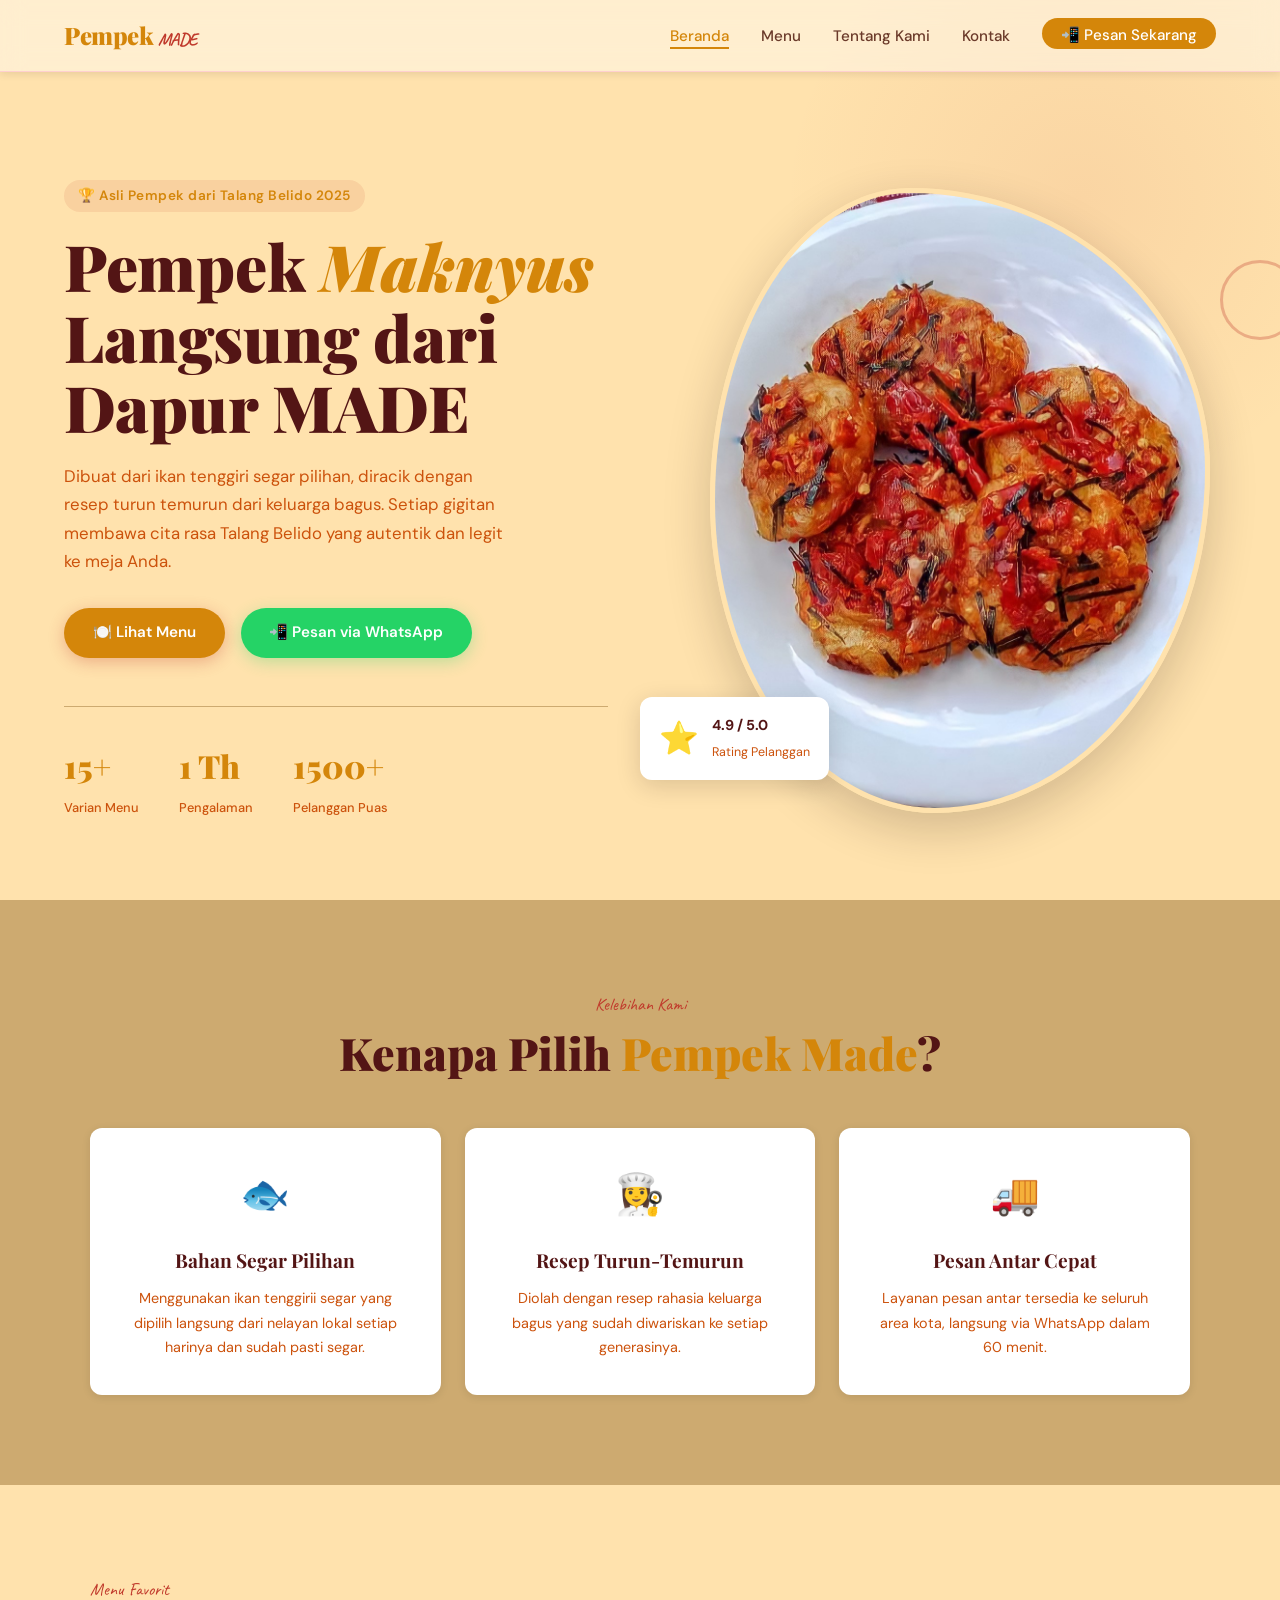
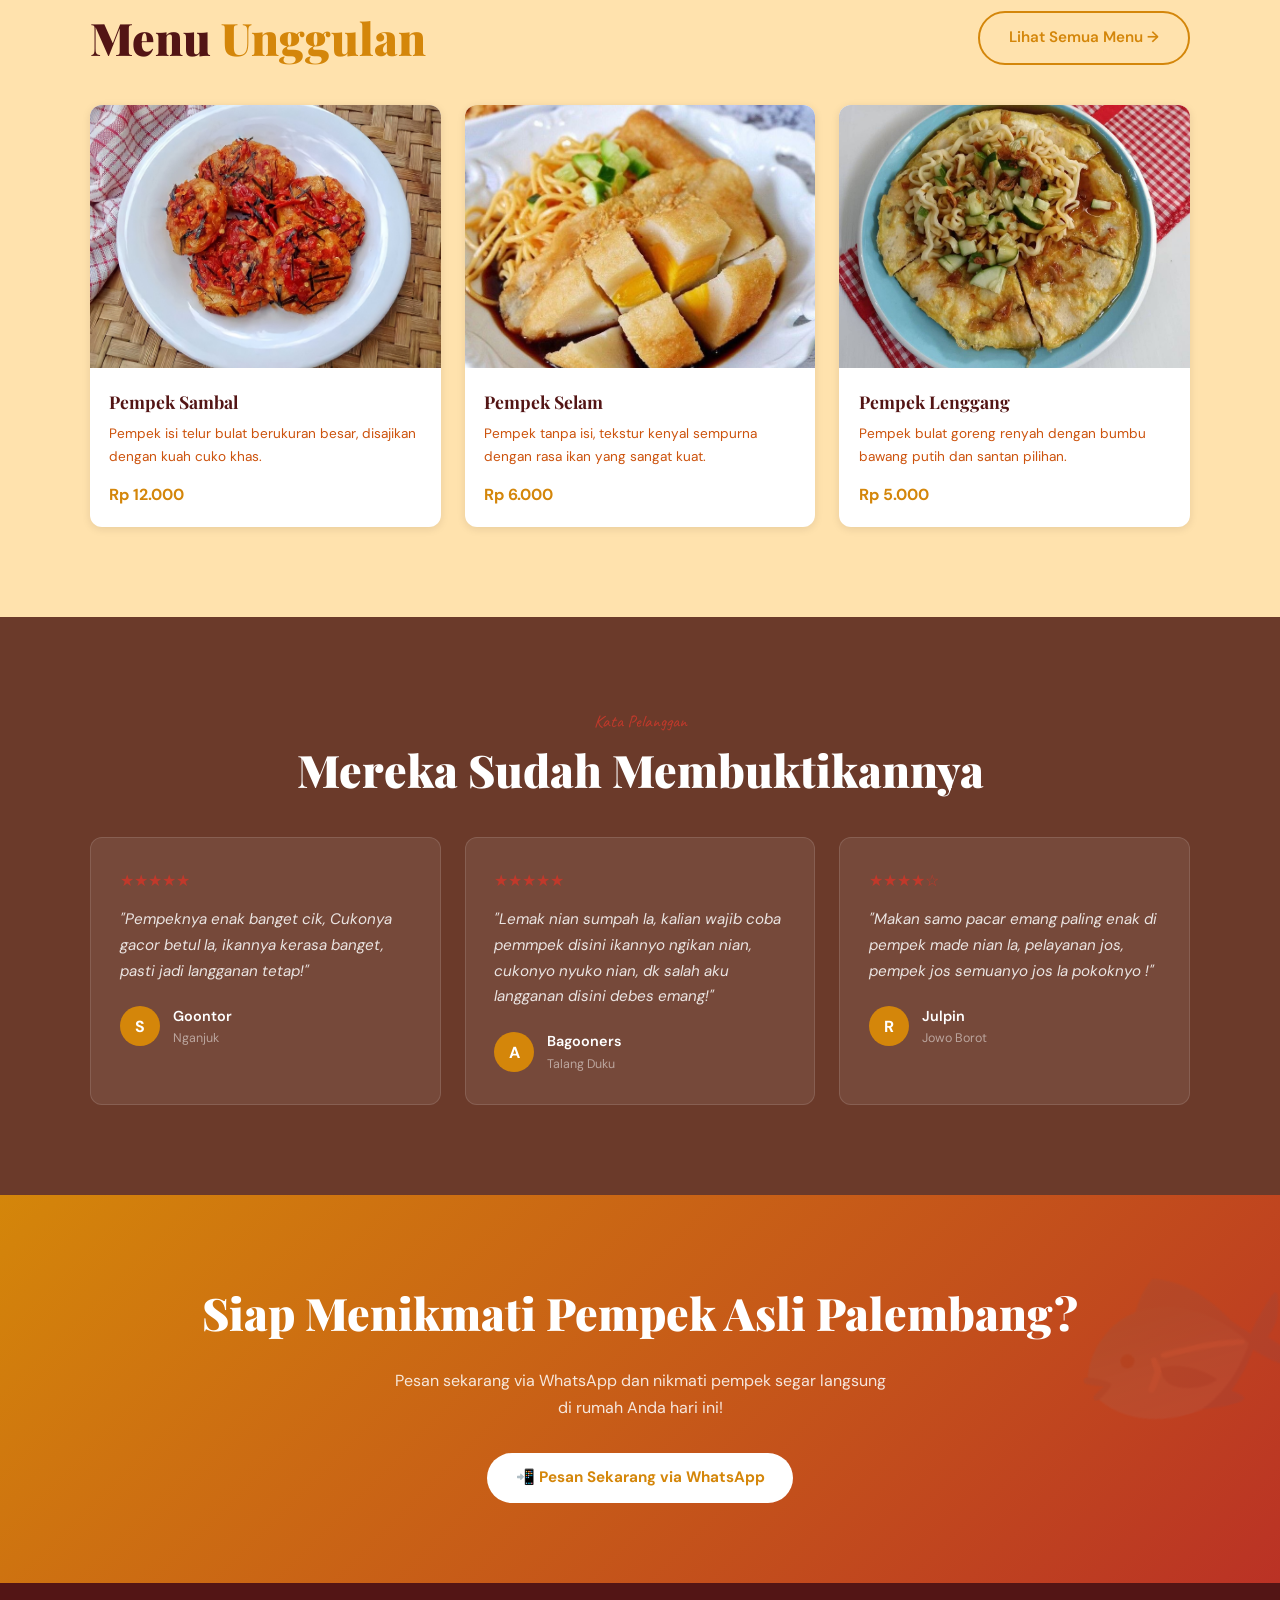
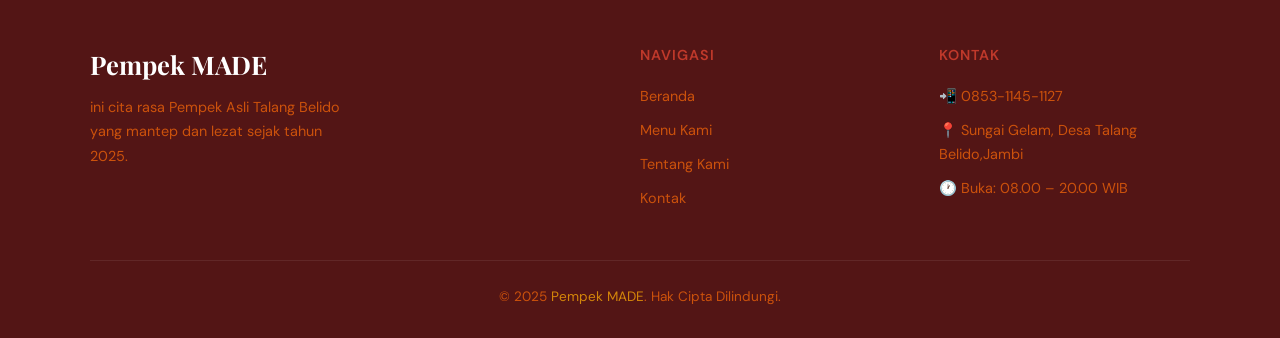
<file: index.html>
<!DOCTYPE html>
<html lang="id">
<head>
  <meta charset="UTF-8" />
  <meta name="viewport" content="width=device-width, initial-scale=1.0" />
  <title>Pempek MADE — Cita Rasa Talang Belido Asli</title>
  <link rel="stylesheet" href="style.css" />

  <!-- =====================================================
       Tambahan CSS khusus halaman Home
       ===================================================== -->
  <style>
    /* --- HERO SECTION --- */
    .hero {
      min-height: 100vh;
      display: grid;
      grid-template-columns: 1fr 1fr;
      align-items: center;
      padding-top: 100px; /* tinggi navbar */
      background: var(--clr-cream);
      overflow: hidden;
      position: relative;
    }

    /* Lingkaran dekoratif latar belakang */
    .hero::before {
      content: '';
      position: absolute;
      width: 600px; height: 600px;
      background: radial-gradient(circle, rgba(192,57,43,.08) 0%, transparent 70%);
      top: -100px; right: -100px;
      border-radius: 50%;
      pointer-events: none;
    }

    /* Konten teks hero */
    .hero__content {
      padding: 5% 5% 5% 10%;
      animation: fadeUp .8s ease both;
    }

    .hero__tag {
      display: inline-block;
      background: rgba(192,57,43,.1);
      color: var(--clr-primary);
      font-size: .85rem;
      font-weight: 600;
      padding: .3rem .9rem;
      border-radius: 50px;
      margin-bottom: 1.2rem;
      letter-spacing: .5px;
    }

    .hero__title {
      font-family: var(--ff-heading);
      font-size: clamp(2.5rem, 5vw, 4rem);
      font-weight: 900;
      line-height: 1.1;
      color: var(--clr-dark);
      margin-bottom: 1.2rem;
    }
    .hero__title em {
      color: var(--clr-primary);
      font-style: italic;
    }

    .hero__desc {
      font-size: 1.05rem;
      color: var(--clr-muted);
      max-width: 440px;
      margin-bottom: 2rem;
    }

    .hero__actions { display: flex; gap: 1rem; flex-wrap: wrap; }

    /* Statistik singkat */
    .hero__stats {
      display: flex;
      gap: 2.5rem;
      margin-top: 3rem;
      padding-top: 2rem;
      border-top: 1px solid var(--clr-cream-dk);
    }
    .stat__num {
      font-family: var(--ff-heading);
      font-size: 2rem;
      font-weight: 900;
      color: var(--clr-primary);
      display: block;
    }
    .stat__label {
      font-size: .8rem;
      color: var(--clr-muted);
      font-weight: 500;
    }

    /* Gambar hero */
    .hero__image {
      position: relative;
      height: 100%;
      display: flex;
      align-items: center;
      justify-content: center;
      animation: fadeLeft .9s .2s ease both;
    }

    /* Frame foto utama */
    .hero__img-wrap {
      width: 90%;
      max-width: 500px;
      aspect-ratio: 4/5;
      border-radius: 40% 60% 55% 45% / 50% 45% 55% 50%;
      overflow: hidden;
      box-shadow: var(--shadow-lg);
      border: 5px solid var(--clr-cream);
    }
    .hero__img-wrap img {
      width: 100%; height: 100%;
      object-fit: cover;
    }

    /* Badge melayang */
    .hero__badge {
      position: absolute;
      bottom: 15%;
      left: 0;
      background: var(--clr-white);
      border-radius: var(--radius);
      padding: .9rem 1.2rem;
      box-shadow: var(--shadow-md);
      display: flex;
      align-items: center;
      gap: .8rem;
      animation: float 3s ease-in-out infinite;
    }
    .hero__badge-icon { font-size: 2rem; }
    .hero__badge strong {
      display: block;
      font-size: .9rem;
      color: var(--clr-dark);
    }
    .hero__badge span {
      font-size: .78rem;
      color: var(--clr-muted);
    }

    /* Dekorasi garis aksen */
    .hero__deco {
      position: absolute;
      top: 20%;
      right: -20px;
      width: 80px; height: 80px;
      border: 3px solid var(--clr-accent);
      border-radius: 50%;
      opacity: .3;
    }

    /* --- MENGAPA KAMI --- */
    .why {
      background: var(--clr-cream-dk);
    }
    .why__header { text-align: center; margin-bottom: 3rem; }

    .why__grid {
      display: grid;
      grid-template-columns: repeat(3, 1fr);
      gap: 1.5rem;
    }

    .why__card {
      background: var(--clr-white);
      border-radius: var(--radius);
      padding: 2rem;
      text-align: center;
      box-shadow: var(--shadow-sm);
      transition: transform var(--transition), box-shadow var(--transition);
      border-bottom: 3px solid transparent;
    }
    .why__card:hover {
      transform: translateY(-8px);
      box-shadow: var(--shadow-md);
      border-bottom-color: var(--clr-primary);
    }

    .why__card-icon {
      font-size: 2.5rem;
      margin-bottom: 1rem;
      display: block;
    }
    .why__card h3 {
      font-family: var(--ff-heading);
      font-size: 1.2rem;
      font-weight: 700;
      color: var(--clr-dark);
      margin-bottom: .6rem;
    }
    .why__card p { font-size: .9rem; color: var(--clr-muted); }

    /* --- MENU UNGGULAN (Preview) --- */
    .featured__header {
      display: flex;
      align-items: flex-end;
      justify-content: space-between;
      margin-bottom: 2.5rem;
      flex-wrap: wrap;
      gap: 1rem;
    }

    .featured__grid {
      display: grid;
      grid-template-columns: repeat(3, 1fr);
      gap: 1.5rem;
    }

    .menu-card {
      border-radius: var(--radius);
      overflow: hidden;
      background: var(--clr-white);
      box-shadow: var(--shadow-sm);
      transition: transform var(--transition), box-shadow var(--transition);
    }
    .menu-card:hover {
      transform: translateY(-6px);
      box-shadow: var(--shadow-md);
    }

    .menu-card__img {
      width: 100%;
      aspect-ratio: 4/3;
      object-fit: cover;
      display: block;
    }

    .menu-card__body { padding: 1.2rem; }
    .menu-card__name {
      font-family: var(--ff-heading);
      font-size: 1.1rem;
      font-weight: 700;
      color: var(--clr-dark);
      margin-bottom: .3rem;
    }
    .menu-card__desc {
      font-size: .85rem;
      color: var(--clr-muted);
      margin-bottom: .8rem;
    }
    .menu-card__price {
      font-weight: 700;
      color: var(--clr-primary);
      font-size: 1rem;
    }

    /* --- TESTIMONI --- */
    .testi { background: var(--clr-brown); color: var(--clr-white); }

    .testi__header { text-align: center; margin-bottom: 2.5rem; }
    .testi__header .section-title { color: var(--clr-white); }

    .testi__grid {
      display: grid;
      grid-template-columns: repeat(3, 1fr);
      gap: 1.5rem;
    }

    .testi__card {
      background: rgba(255,255,255,.08);
      border: 1px solid rgba(255,255,255,.12);
      border-radius: var(--radius);
      padding: 1.8rem;
      transition: background var(--transition);
    }
    .testi__card:hover { background: rgba(255,255,255,.14); }

    .testi__stars { color: var(--clr-accent); font-size: 1rem; margin-bottom: .8rem; }
    .testi__text {
      font-style: italic;
      font-size: .95rem;
      line-height: 1.7;
      margin-bottom: 1.2rem;
      color: rgba(255,255,255,.85);
    }
    .testi__author { display: flex; align-items: center; gap: .8rem; }
    .testi__avatar {
      width: 40px; height: 40px;
      border-radius: 50%;
      background: var(--clr-primary);
      display: flex; align-items: center; justify-content: center;
      font-weight: 700;
      color: var(--clr-white);
    }
    .testi__name { font-weight: 600; font-size: .9rem; }
    .testi__loc { font-size: .78rem; color: rgba(255,255,255,.5); }

    /* --- CTA BANNER --- */
    .cta-banner {
      background: linear-gradient(135deg, var(--clr-primary) 0%, var(--clr-primary-dk) 100%);
      padding: 80px 0;
      text-align: center;
      color: var(--clr-white);
      position: relative;
      overflow: hidden;
    }
    .cta-banner::before {
      content: '🐟';
      position: absolute;
      font-size: 12rem;
      opacity: .06;
      top: -20px; right: -20px;
      transform: rotate(-15deg);
      pointer-events: none;
    }
    .cta-banner h2 {
      font-family: var(--ff-heading);
      font-size: clamp(1.8rem, 3.5vw, 2.8rem);
      font-weight: 900;
      margin-bottom: 1rem;
    }
    .cta-banner p {
      font-size: 1rem;
      opacity: .85;
      max-width: 500px;
      margin: 0 auto 2rem;
    }
    .btn-white {
      background: var(--clr-white);
      color: var(--clr-primary);
      font-weight: 700;
    }
    .btn-white:hover {
      background: var(--clr-cream);
      transform: translateY(-3px);
      box-shadow: 0 8px 24px rgba(0,0,0,.2);
    }

    /* --- ANIMASI --- */
    @keyframes fadeUp {
      from { opacity: 0; transform: translateY(30px); }
      to   { opacity: 1; transform: translateY(0); }
    }
    @keyframes fadeLeft {
      from { opacity: 0; transform: translateX(40px); }
      to   { opacity: 1; transform: translateX(0); }
    }
    @keyframes float {
      0%, 100% { transform: translateY(0); }
      50%       { transform: translateY(-10px); }
    }

    /* --- Responsive Mobile --- */
    @media (max-width: 768px) {
      .hero {
        grid-template-columns: 1fr;
        text-align: center;
        padding-top: 100px;
      }
      .hero__content { padding: 2rem 5%; }
      .hero__desc { margin: 0 auto 2rem; }
      .hero__actions { justify-content: center; }
      .hero__stats { justify-content: center; }
      .hero__image { display: none; } /* sembunyikan gambar di mobile */
      .why__grid,
      .featured__grid,
      .testi__grid { grid-template-columns: 1fr; }
    }
  </style>
</head>
<body>

  <!-- =====================================================
       NAVBAR — navigasi global
       ===================================================== -->
  <nav class="navbar">
    <a href="index.html" class="navbar__logo">
      Pempek <span>MADE</span>
    </a>

    <!-- Hamburger untuk mobile -->
    <button class="navbar__toggle" id="navToggle" aria-label="Buka menu">
      <span></span><span></span><span></span>
    </button>

    <ul class="navbar__links" id="navLinks">
      <li><a href="index.html" class="active">Beranda</a></li>
      <li><a href="menu.html">Menu</a></li>
      <li><a href="about.html">Tentang Kami</a></li>
      <li><a href="contact.html">Kontak</a></li>
      <!-- Tombol pesan langsung via WhatsApp -->
      <li>
        <a href="https://wa.me/6285311451127?text=Halo%20Mak%20Cik,%20saya%20mau%20pesan%20pempek!"
           target="_blank" class="navbar__cta">📲 Pesan Sekarang</a>
      </li>
    </ul>
  </nav>


  <!-- =====================================================
       HERO — bagian utama halaman home
       ===================================================== -->
  <section class="hero">
    <!-- Konten teks kiri -->
    <div class="hero__content">
      <span class="hero__tag">🏆 Asli Pempek dari Talang Belido 2025</span>

      <h1 class="hero__title">
        Pempek <em>Maknyus</em><br>Langsung dari<br>Dapur MADE
      </h1>

      <p class="hero__desc">
        Dibuat dari ikan tenggiri segar pilihan, diracik dengan resep turun temurun dari keluarga bagus.
        Setiap gigitan membawa cita rasa Talang Belido yang autentik dan legit ke meja Anda.
      </p>

      <div class="hero__actions">
        <a href="menu.html" class="btn btn-primary">🍽️ Lihat Menu</a>
        <a href="https://wa.me/6285311451127?text=Halo%20MADE,%20aku%20mau%20pesan%20pempeknyaa!"
           target="_blank" class="btn btn-wa">📲 Pesan via WhatsApp</a>
      </div>

      <!-- Statistik singkat -->
      <div class="hero__stats">
        <div>
          <span class="stat__num">15+</span>
          <span class="stat__label">Varian Menu</span>
        </div>
        <div>
          <span class="stat__num">1 Th</span>
          <span class="stat__label">Pengalaman</span>
        </div>
        <div>
          <span class="stat__num">1500+</span>
          <span class="stat__label">Pelanggan Puas</span>
        </div>
      </div>
    </div>

    <!-- Gambar kanan -->
    <div class="hero__image">
      <div class="hero__deco"></div>

      <!-- Foto utama menggunakan placeholder -->
      <div class="hero__img-wrap">
        <img src="gambar.jpg/Pmpk_Smbl.jpg"
             alt="Pempek MADE - Pempek Talang Beldio Asli" />
      </div>

      <!-- Badge melayang -->
      <div class="hero__badge">
        <div class="hero__badge-icon">⭐</div>
        <div>
          <strong>4.9 / 5.0</strong>
          <span>Rating Pelanggan</span>
        </div>
      </div>
    </div>
  </section>


  <!-- =====================================================
       MENGAPA KAMI — keunggulan bisnis
       ===================================================== -->
  <section class="section why">
    <div class="container">
      <div class="why__header">
        <span class="section-label">Kelebihan Kami</span>
        <h2 class="section-title">Kenapa Pilih <span>Pempek Made</span>?</h2>
      </div>

      <div class="why__grid">
        <!-- Kartu 1 -->
        <div class="why__card">
          <span class="why__card-icon">🐟</span>
          <h3>Bahan Segar Pilihan</h3>
          <p>Menggunakan ikan tenggirii segar yang dipilih langsung dari nelayan lokal setiap harinya dan sudah pasti segar.</p>
        </div>
        <!-- Kartu 2 -->
        <div class="why__card">
          <span class="why__card-icon">👩‍🍳</span>
          <h3>Resep Turun-Temurun</h3>
          <p>Diolah dengan resep rahasia keluarga bagus yang sudah diwariskan ke setiap generasinya.</p>
        </div>
        <!-- Kartu 3 -->
        <div class="why__card">
          <span class="why__card-icon">🚚</span>
          <h3>Pesan Antar Cepat</h3>
          <p>Layanan pesan antar tersedia ke seluruh area kota, langsung via WhatsApp dalam 60 menit.</p>
        </div>
      </div>
    </div>
  </section>


  <!-- =====================================================
       MENU UNGGULAN — preview 3 menu favorit
       ===================================================== -->
  <section class="section">
    <div class="container">
      <div class="featured__header">
        <div>
          <span class="section-label">Menu Favorit</span>
          <h2 class="section-title">Menu <span>Unggulan</span></h2>
        </div>
        <a href="menu.html" class="btn btn-outline">Lihat Semua Menu →</a>
      </div>

      <div class="featured__grid">
        <!-- Kartu Menu 1 -->
        <div class="menu-card">
          <img class="menu-card__img"
               src="gambar.jpg/Pmpk_Smbl.jpg"
               alt="Pempek Sambal" />
          <div class="menu-card__body">
            <h3 class="menu-card__name">Pempek Sambal</h3>
            <p class="menu-card__desc">Pempek isi telur bulat berukuran besar, disajikan dengan kuah cuko khas.</p>
            <span class="menu-card__price">Rp 12.000</span>
          </div>
        </div>

        <!-- Kartu Menu 2 -->
        <div class="menu-card">
          <img class="menu-card__img"
               src="gambar.jpg/pempek-selam.jpg"
               alt="Pempek Lenjer" />
          <div class="menu-card__body">
            <h3 class="menu-card__name">Pempek Selam</h3>
            <p class="menu-card__desc">Pempek tanpa isi, tekstur kenyal sempurna dengan rasa ikan yang sangat kuat.</p>
            <span class="menu-card__price">Rp 6.000</span>
          </div>
        </div>

        <!-- Kartu Menu 3 -->
        <div class="menu-card">
          <img class="menu-card__img"
               src="gambar.jpg/lenggang.jpg"
               alt="Pempek Lenggang" />
          <div class="menu-card__body">
            <h3 class="menu-card__name">Pempek Lenggang</h3>
            <p class="menu-card__desc">Pempek bulat goreng renyah dengan bumbu bawang putih dan santan pilihan.</p>
            <span class="menu-card__price">Rp 5.000</span>
          </div>
        </div>
      </div>
    </div>
  </section>


  <!-- =====================================================
       TESTIMONI — ulasan pelanggan
       ===================================================== -->
  <section class="section testi">
    <div class="container">
      <div class="testi__header">
        <span class="section-label">Kata Pelanggan</span>
        <h2 class="section-title">Mereka Sudah Membuktikannya</h2>
      </div>

      <div class="testi__grid">
        <!-- Testimoni 1 -->
        <div class="testi__card">
          <div class="testi__stars">★★★★★</div>
          <p class="testi__text">"Pempeknya enak banget cik, Cukonya gacor betul la, ikannya kerasa banget, pasti jadi langganan tetap!"</p>
          <div class="testi__author">
            <div class="testi__avatar">S</div>
            <div>
              <div class="testi__name">Goontor</div>
              <div class="testi__loc">Nganjuk</div>
            </div>
          </div>
        </div>

        <!-- Testimoni 2 -->
        <div class="testi__card">
          <div class="testi__stars">★★★★★</div>
          <p class="testi__text">"Lemak nian sumpah la, kalian wajib coba pemmpek disini ikannyo ngikan nian, cukonyo nyuko nian, dk salah aku langganan disini debes emang!"</p>
          <div class="testi__author">
            <div class="testi__avatar">A</div>
            <div>
              <div class="testi__name">Bagooners</div>
              <div class="testi__loc">Talang Duku</div>
            </div>
          </div>
        </div>

        <!-- Testimoni 3 -->
        <div class="testi__card">
          <div class="testi__stars">★★★★☆</div>
          <p class="testi__text">"Makan samo pacar emang paling enak di pempek made nian la, pelayanan jos, pempek jos semuanyo jos la pokoknyo !"</p>
          <div class="testi__author">
            <div class="testi__avatar">R</div>
            <div>
              <div class="testi__name">Julpin</div>
              <div class="testi__loc">Jowo Borot</div>
            </div>
          </div>
        </div>
      </div>
    </div>
  </section>


  <!-- =====================================================
       CTA BANNER — ajakan pesan
       ===================================================== -->
  <section class="cta-banner">
    <div class="container">
      <h2>Siap Menikmati Pempek Asli Palembang?</h2>
      <p>Pesan sekarang via WhatsApp dan nikmati pempek segar langsung di rumah Anda hari ini!</p>
      <a href="https://wa.me/6285311451127?text=Halo%20Mak%20Cik,%20saya%20mau%20pesan%20pempek!"
         target="_blank" class="btn btn-white">📲 Pesan Sekarang via WhatsApp</a>
    </div>
  </section>


  <!-- =====================================================
       FOOTER — bagian bawah halaman
       ===================================================== -->
  <footer class="footer">
    <div class="container">
      <div class="footer__grid">
        <!-- Brand -->
        <div class="footer__brand">
          <h3>Pempek MADE</h3>
          <p>ini cita rasa Pempek Asli Talang Belido yang mantep dan lezat sejak tahun 2025.</p>
        </div>
        <!-- Navigasi -->
        <div class="footer__col">
          <h4>Navigasi</h4>
          <a href="index.html">Beranda</a>
          <a href="menu.html">Menu Kami</a>
          <a href="about.html">Tentang Kami</a>
          <a href="contact.html">Kontak</a>
        </div>
        <!-- Kontak -->
        <div class="footer__col">
          <h4>Kontak</h4>
          <a href="https://wa.me/6285311451127" target="_blank">📲 0853-1145-1127</a>
          <a href="#">📍 Sungai Gelam, Desa Talang Belido,Jambi</a>
          <a href="#">🕐 Buka: 08.00 – 20.00 WIB</a>
        </div>
      </div>
      <div class="footer__bottom">
        <p>© 2025 <span>Pempek MADE</span>. Hak Cipta Dilindungi.</p>
      </div>
    </div>
  </footer>


  <!-- =====================================================
       SCRIPT — toggle navbar mobile
       ===================================================== -->
  <script>
    const toggle = document.getElementById('navToggle');
    const links  = document.getElementById('navLinks');
    toggle.addEventListener('click', () => links.classList.toggle('open'));
  </script>

</body>
</html>
</file>
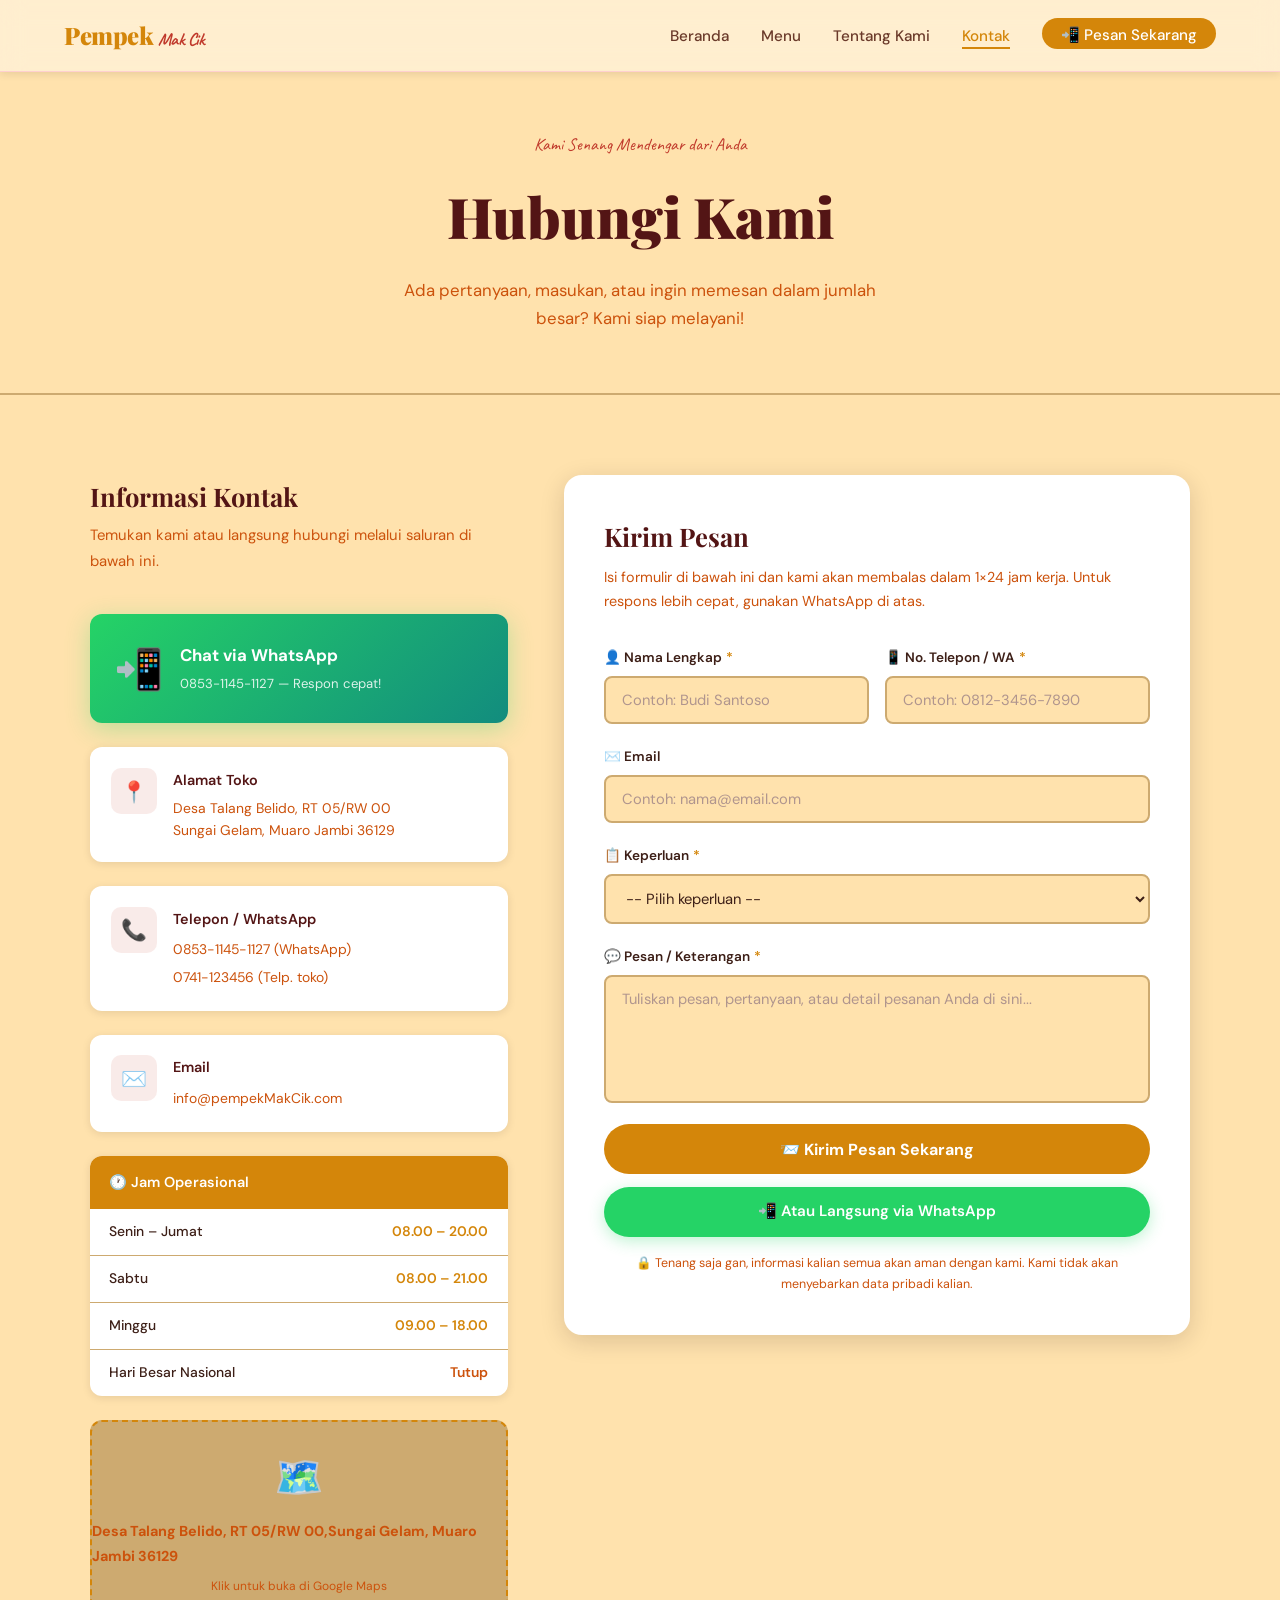
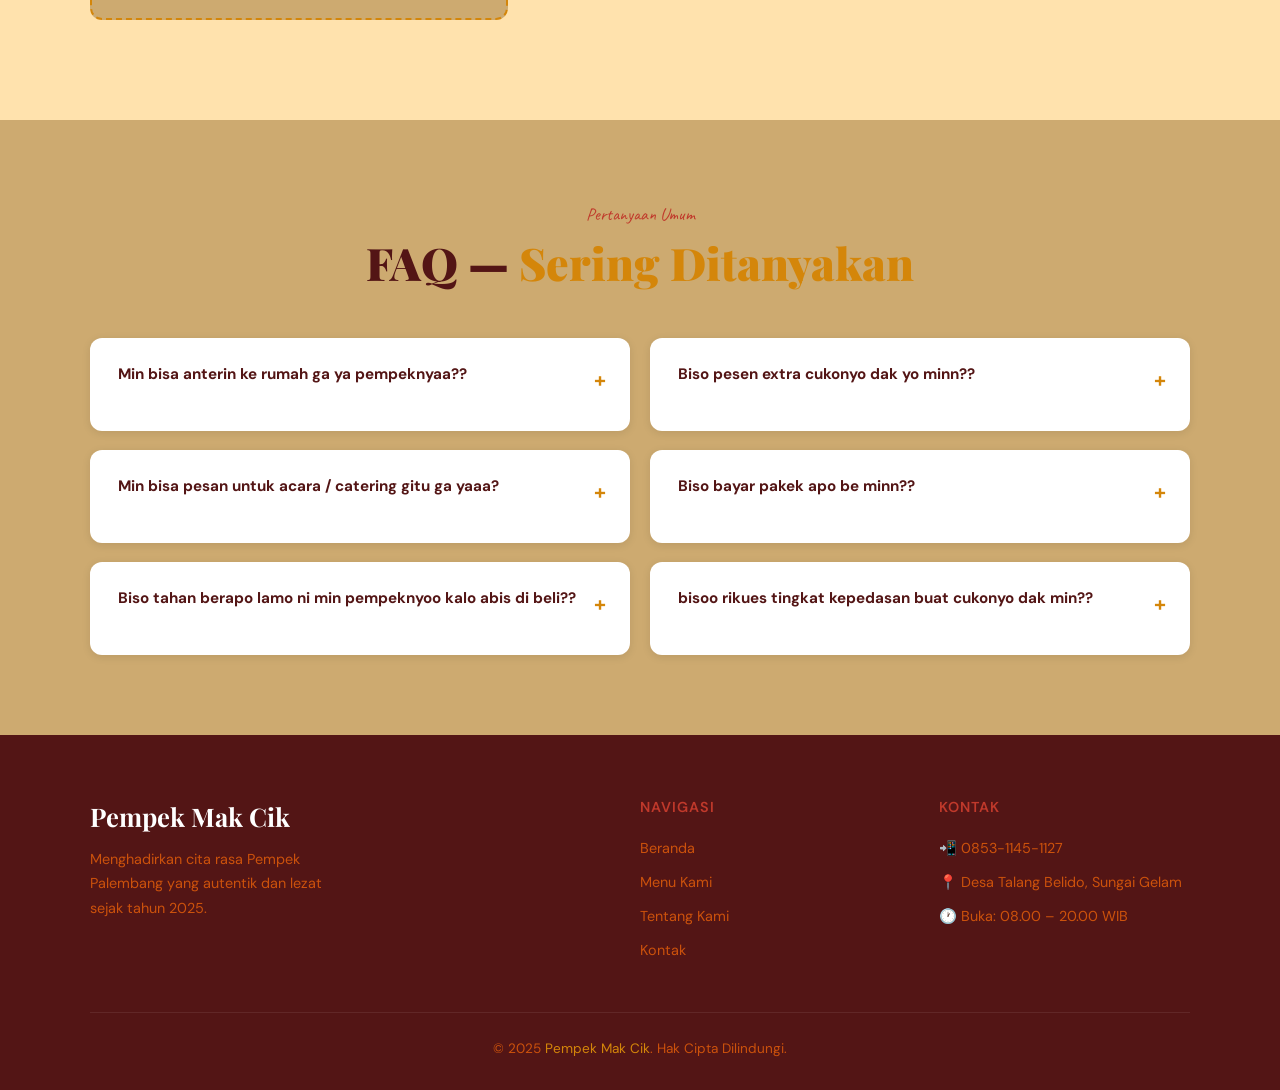
<file: contact.html>
<!DOCTYPE html>
<html lang="id">
<head>
  <meta charset="UTF-8" />
  <meta name="viewport" content="width=device-width, initial-scale=1.0" />
  <title>Kontak — Pempek Mak Cik</title>
  <link rel="stylesheet" href="style.css" />

  <!-- =====================================================
       CSS Khusus Halaman Contact
       Layout: 2 kolom — info kiri + form kanan
       ===================================================== -->
  <style>

    /* --- Page Header minimal --- */
    .contact-header {
      padding: 130px 0 60px;
      background: var(--clr-cream);
      border-bottom: 2px solid var(--clr-cream-dk);
      text-align: center;
    }
    .contact-header h1 {
      font-family: var(--ff-heading);
      font-size: clamp(2.2rem, 5vw, 3.5rem);
      font-weight: 900;
      color: var(--clr-dark);
      margin: .5rem 0 .8rem;
    }
    .contact-header p {
      color: var(--clr-muted);
      font-size: 1.05rem;
      max-width: 480px;
      margin: 0 auto;
    }

    /* --- LAYOUT UTAMA KONTAK --- */
    .contact-section { padding: 80px 0 100px; }

    /* Grid 2 kolom: info kiri + form kanan */
    .contact-grid {
      display: grid;
      grid-template-columns: 1fr 1.5fr;
      gap: 3.5rem;
      align-items: start;
    }


    /* ── PANEL INFO KIRI ───────────────────────────────── */
    .contact-info { display: flex; flex-direction: column; gap: 1.5rem; }

    /* Judul panel */
    .contact-info__heading {
      font-family: var(--ff-heading);
      font-size: 1.6rem;
      font-weight: 700;
      color: var(--clr-dark);
      margin-bottom: .3rem;
    }
    .contact-info__sub {
      font-size: .93rem;
      color: var(--clr-muted);
      margin-bottom: 1rem;
    }

    /* Kartu info tunggal (alamat, jam, telepon) */
    .info-card {
      display: flex;
      gap: 1rem;
      padding: 1.3rem;
      background: var(--clr-white);
      border-radius: var(--radius);
      box-shadow: var(--shadow-sm);
      align-items: flex-start;
      transition: box-shadow var(--transition), transform var(--transition);
    }
    .info-card:hover {
      box-shadow: var(--shadow-md);
      transform: translateX(5px);
    }
    .info-card__icon {
      width: 46px; height: 46px;
      flex-shrink: 0;
      border-radius: 10px;
      background: rgba(192,57,43,.1);
      display: flex; align-items: center; justify-content: center;
      font-size: 1.3rem;
    }
    .info-card__text h4 {
      font-weight: 600;
      font-size: .9rem;
      color: var(--clr-dark);
      margin-bottom: .25rem;
    }
    .info-card__text p,
    .info-card__text a {
      font-size: .87rem;
      color: var(--clr-muted);
      line-height: 1.6;
      transition: color var(--transition);
    }
    .info-card__text a:hover { color: var(--clr-primary); }

    /* Tombol WhatsApp besar */
    .wa-big {
      display: flex;
      align-items: center;
      gap: 1rem;
      padding: 1.3rem 1.5rem;
      background: linear-gradient(135deg, #25D366, #128C7E);
      border-radius: var(--radius);
      color: var(--clr-white);
      box-shadow: 0 6px 24px rgba(37,211,102,.3);
      transition: transform var(--transition), box-shadow var(--transition);
    }
    .wa-big:hover {
      transform: translateY(-4px);
      box-shadow: 0 12px 32px rgba(37,211,102,.4);
    }
    .wa-big__icon { font-size: 2.5rem; }
    .wa-big__text strong {
      display: block;
      font-size: 1.05rem;
      font-weight: 700;
    }
    .wa-big__text span { font-size: .82rem; opacity: .85; }

    /* Peta placeholder (iframe embed) */
    .map-embed {
      width: 100%;
      height: 200px;
      border-radius: var(--radius);
      overflow: hidden;
      border: 3px solid var(--clr-cream-dk);
      box-shadow: var(--shadow-sm);
    }
    .map-embed iframe {
      width: 100%; height: 100%;
      border: none;
    }
    /* Jika iframe tidak muat, fallback */
    .map-placeholder {
      width: 100%;
      height: 200px;
      background: var(--clr-cream-dk);
      border-radius: var(--radius);
      display: flex;
      flex-direction: column;
      align-items: center;
      justify-content: center;
      font-size: .9rem;
      color: var(--clr-muted);
      gap: .5rem;
      border: 2px dashed var(--clr-primary);
    }
    .map-placeholder .map-icon { font-size: 2.5rem; }

    /* Jam operasional tabel */
    .hours-table {
      width: 100%;
      background: var(--clr-white);
      border-radius: var(--radius);
      box-shadow: var(--shadow-sm);
      overflow: hidden;
    }
    .hours-table__head {
      padding: .9rem 1.2rem;
      background: var(--clr-primary);
      color: var(--clr-white);
      font-weight: 600;
      font-size: .9rem;
      display: flex;
      align-items: center;
      gap: .5rem;
    }
    .hours-row {
      display: flex;
      justify-content: space-between;
      padding: .7rem 1.2rem;
      border-bottom: 1px solid var(--clr-cream-dk);
      font-size: .87rem;
    }
    .hours-row:last-child { border-bottom: none; }
    .hours-row__day { color: var(--clr-text); font-weight: 500; }
    .hours-row__time { color: var(--clr-primary); font-weight: 600; }
    .hours-row.closed .hours-row__time { color: var(--clr-muted); }


    /* ── FORM KONTAK ───────────────────────────────────── */
    .contact-form-wrap {
      background: var(--clr-white);
      border-radius: calc(var(--radius) * 1.5);
      padding: 2.5rem;
      box-shadow: var(--shadow-md);
    }
    .form-heading {
      font-family: var(--ff-heading);
      font-size: 1.6rem;
      font-weight: 700;
      color: var(--clr-dark);
      margin-bottom: .4rem;
    }
    .form-sub { font-size: .9rem; color: var(--clr-muted); margin-bottom: 2rem; }

    /* Grup input */
    .form-row {
      display: grid;
      grid-template-columns: 1fr 1fr;
      gap: 1rem;
    }
    .form-group { display: flex; flex-direction: column; margin-bottom: 1.3rem; }

    .form-group label {
      font-size: .85rem;
      font-weight: 600;
      color: var(--clr-text);
      margin-bottom: .45rem;
      display: flex;
      align-items: center;
      gap: .3rem;
    }

    /* Gaya input & textarea */
    .form-group input,
    .form-group select,
    .form-group textarea {
      padding: .75rem 1rem;
      border: 2px solid var(--clr-cream-dk);
      border-radius: 8px;
      font-family: var(--ff-body);
      font-size: .92rem;
      color: var(--clr-text);
      background: var(--clr-cream);
      transition: border-color var(--transition), box-shadow var(--transition);
      outline: none;
      resize: none;
    }
    .form-group input:focus,
    .form-group select:focus,
    .form-group textarea:focus {
      border-color: var(--clr-primary);
      box-shadow: 0 0 0 3px rgba(192,57,43,.12);
      background: var(--clr-white);
    }
    .form-group input::placeholder,
    .form-group textarea::placeholder { color: #b0958e; }

    /* Tombol kirim form */
    .form-submit {
      width: 100%;
      padding: .9rem;
      background: var(--clr-primary);
      color: var(--clr-white);
      border: none;
      border-radius: 50px;
      font-family: var(--ff-body);
      font-size: 1rem;
      font-weight: 700;
      cursor: pointer;
      transition: background var(--transition), transform var(--transition), box-shadow var(--transition);
      display: flex;
      align-items: center;
      justify-content: center;
      gap: .5rem;
      margin-top: .5rem;
    }
    .form-submit:hover {
      background: var(--clr-primary-dk);
      transform: translateY(-3px);
      box-shadow: 0 8px 24px rgba(192,57,43,.35);
    }

    /* Pesan sukses setelah kirim */
    .form-success {
      display: none;
      background: #e8f8ee;
      border: 2px solid #25D366;
      border-radius: var(--radius);
      padding: 1.2rem 1.5rem;
      margin-top: 1rem;
      color: #1a6b3a;
      font-size: .93rem;
      font-weight: 500;
      text-align: center;
      gap: .5rem;
    }

    /* Peringatan kecil di bawah form */
    .form-note {
      font-size: .78rem;
      color: var(--clr-muted);
      margin-top: 1rem;
      text-align: center;
    }


    /* --- FAQ SINGKAT --- */
    .faq { background: var(--clr-cream-dk); padding: 80px 0; }
    .faq__header { text-align: center; margin-bottom: 3rem; }

    .faq__grid {
      display: grid;
      grid-template-columns: repeat(2, 1fr);
      gap: 1.2rem;
    }

    .faq-item {
      background: var(--clr-white);
      border-radius: var(--radius);
      padding: 1.5rem;
      box-shadow: var(--shadow-sm);
      border-left: 4px solid transparent;
      transition: border-color var(--transition);
      cursor: pointer;
    }
    .faq-item:hover { border-left-color: var(--clr-primary); }

    .faq-item__q {
      font-weight: 700;
      font-size: .95rem;
      color: var(--clr-dark);
      display: flex;
      align-items: flex-start;
      justify-content: space-between;
      gap: .5rem;
      margin-bottom: .6rem;
    }
    .faq-item__q::after {
      content: '+';
      font-size: 1.3rem;
      color: var(--clr-primary);
      flex-shrink: 0;
      transition: transform var(--transition);
    }
    .faq-item.open .faq-item__q::after { transform: rotate(45deg); }

    .faq-item__a {
      display: none;
      font-size: .87rem;
      color: var(--clr-muted);
      line-height: 1.7;
    }
    .faq-item.open .faq-item__a { display: block; }


    /* --- Responsive --- */
    @media (max-width: 900px) {
      .contact-grid { grid-template-columns: 1fr; }
      .faq__grid { grid-template-columns: 1fr; }
    }
    @media (max-width: 576px) {
      .form-row { grid-template-columns: 1fr; }
    }
  </style>
</head>
<body>

  <!-- =====================================================
       NAVBAR
       ===================================================== -->
  <nav class="navbar">
    <a href="index.html" class="navbar__logo">
      Pempek <span>Mak Cik</span>
    </a>
    <button class="navbar__toggle" id="navToggle" aria-label="Buka menu">
      <span></span><span></span><span></span>
    </button>
    <ul class="navbar__links" id="navLinks">
      <li><a href="index.html">Beranda</a></li>
      <li><a href="menu.html">Menu</a></li>
      <li><a href="about.html">Tentang Kami</a></li>
      <li><a href="contact.html" class="active">Kontak</a></li>
      <li>
        <a href="https://wa.me/6285311451127?text=Halo%20Mak%20Cik,%20saya%20mau%20pesan%20pempek!"
           target="_blank" class="navbar__cta">📲 Pesan Sekarang</a>
      </li>
    </ul>
  </nav>


  <!-- =====================================================
       HEADER HALAMAN KONTAK
       ===================================================== -->
  <header class="contact-header">
    <div class="container">
      <span class="section-label">Kami Senang Mendengar dari Anda</span>
      <h1>Hubungi Kami</h1>
      <p>Ada pertanyaan, masukan, atau ingin memesan dalam jumlah besar? Kami siap melayani!</p>
    </div>
  </header>


  <!-- =====================================================
       SECTION UTAMA — Info + Form
       ===================================================== -->
  <section class="contact-section">
    <div class="container">
      <div class="contact-grid">

        <!-- ── KOLOM KIRI: Informasi ─────────────────── -->
        <div class="contact-info">
          <div>
            <h2 class="contact-info__heading">Informasi Kontak</h2>
            <p class="contact-info__sub">Temukan kami atau langsung hubungi melalui saluran di bawah ini.</p>
          </div>

          <!-- Tombol WhatsApp besar -->
          <a href="https://wa.me/6285311451127?text=Halo%20Mak%20Cik,%20saya%20ingin%20bertanya!"
             target="_blank" class="wa-big">
            <div class="wa-big__icon">📲</div>
            <div class="wa-big__text">
              <strong>Chat via WhatsApp</strong>
              <span>0853-1145-1127 — Respon cepat!</span>
            </div>
          </a>

          <!-- Alamat -->
          <div class="info-card">
            <div class="info-card__icon">📍</div>
            <div class="info-card__text">
              <h4>Alamat Toko</h4>
              <p>Desa Talang Belido, RT 05/RW 00<br> Sungai Gelam, Muaro Jambi 36129</p>
            </div>
          </div>

          <!-- Telepon -->
          <div class="info-card">
            <div class="info-card__icon">📞</div>
            <div class="info-card__text">
              <h4>Telepon / WhatsApp</h4>
              <a href="https://wa.me/6285311451127" target="_blank">0853-1145-1127 (WhatsApp)</a><br>
              <a href="tel:+62741123456">0741-123456 (Telp. toko)</a>
            </div>
          </div>

          <!-- Email -->
          <div class="info-card">
            <div class="info-card__icon">✉️</div>
            <div class="info-card__text">
              <h4>Email</h4>
              <a href="mailto:info@pempekMakCik.com">info@pempekMakCik.com</a>
            </div>
          </div>

          <!-- Jam operasional -->
          <div class="hours-table">
            <div class="hours-table__head">🕐 Jam Operasional</div>
            <div class="hours-row">
              <span class="hours-row__day">Senin – Jumat</span>
              <span class="hours-row__time">08.00 – 20.00</span>
            </div>
            <div class="hours-row">
              <span class="hours-row__day">Sabtu</span>
              <span class="hours-row__time">08.00 – 21.00</span>
            </div>
            <div class="hours-row">
              <span class="hours-row__day">Minggu</span>
              <span class="hours-row__time">09.00 – 18.00</span>
            </div>
            <div class="hours-row closed">
              <span class="hours-row__day">Hari Besar Nasional</span>
              <span class="hours-row__time">Tutup</span>
            </div>
          </div>

          <!-- Peta placeholder -->
          <div class="map-placeholder">
            <div class="map-icon">🗺️</div>
            <strong>Desa Talang Belido, RT 05/RW 00,Sungai Gelam, Muaro Jambi 36129</strong>
            <small>Klik untuk buka di Google Maps</small>
          </div>

        </div><!-- /contact-info -->


        <!-- ── KOLOM KANAN: Form Kontak ──────────────── -->
        <div class="contact-form-wrap">
          <h2 class="form-heading">Kirim Pesan</h2>
          <p class="form-sub">
            Isi formulir di bawah ini dan kami akan membalas dalam 1×24 jam kerja.
            Untuk respons lebih cepat, gunakan WhatsApp di atas.
          </p>

          <!-- Form — aksi fiktif, dicegat oleh JS -->
          <form id="contactForm" action="#" method="POST" novalidate>

            <!-- Baris 1: Nama + Telepon -->
            <div class="form-row">
              <div class="form-group">
                <label for="nama">👤 Nama Lengkap <span style="color:var(--clr-primary)">*</span></label>
                <input type="text" id="nama" name="nama"
                       placeholder="Contoh: Budi Santoso" required />
              </div>
              <div class="form-group">
                <label for="telp">📱 No. Telepon / WA <span style="color:var(--clr-primary)">*</span></label>
                <input type="tel" id="telp" name="telp"
                       placeholder="Contoh: 0812-3456-7890" required />
              </div>
            </div>

            <!-- Email -->
            <div class="form-group">
              <label for="email">✉️ Email</label>
              <input type="email" id="email" name="email"
                     placeholder="Contoh: nama@email.com" />
            </div>

            <!-- Keperluan -->
            <div class="form-group">
              <label for="keperluan">📋 Keperluan <span style="color:var(--clr-primary)">*</span></label>
              <select id="keperluan" name="keperluan" required>
                <option value="" disabled selected>-- Pilih keperluan --</option>
                <option value="pesan">🛍️ Pemesanan Pempek</option>
                <option value="catering">🍽️ Catering / Acara</option>
                <option value="kerjasama">🤝 Kerjasama / Mitra</option>
                <option value="kritik">💬 Saran & Masukan</option>
                <option value="lain">❓ Lainnya</option>
              </select>
            </div>

            <!-- Pesan -->
            <div class="form-group">
              <label for="pesan">💬 Pesan / Keterangan <span style="color:var(--clr-primary)">*</span></label>
              <textarea id="pesan" name="pesan" rows="5"
                        placeholder="Tuliskan pesan, pertanyaan, atau detail pesanan Anda di sini..."
                        required></textarea>
            </div>

            <!-- Tombol Kirim -->
            <button type="submit" class="form-submit">
              📨 Kirim Pesan Sekarang
            </button>

            <!-- Tombol alternatif WA -->
            <a href="https://wa.me/6285311451127?text=Halo%20Mak%20Cik!"
               target="_blank"
               class="btn btn-wa"
               style="width:100%; justify-content:center; margin-top:.8rem; border-radius:50px;">
              📲 Atau Langsung via WhatsApp
            </a>

            <!-- Pesan sukses (tersembunyi, tampil saat submit) -->
            <div class="form-success" id="formSuccess">
              ✅ Pesan Anda berhasil terkirim! Kami akan menghubungi Anda segera.
            </div>

            <!-- Catatan kecil -->
            <p class="form-note">
              🔒 Tenang saja gan, informasi kalian semua akan aman dengan kami. Kami tidak akan menyebarkan data pribadi kalian.
            </p>

          </form>
        </div><!-- /contact-form-wrap -->

      </div><!-- /contact-grid -->
    </div>
  </section>


  <!-- =====================================================
       FAQ — pertanyaan yang sering ditanyakan
       ===================================================== -->
  <section class="faq">
    <div class="container">
      <div class="faq__header">
        <span class="section-label">Pertanyaan Umum</span>
        <h2 class="section-title">FAQ — <span>Sering Ditanyakan</span></h2>
      </div>

      <div class="faq__grid">

        <!-- Pertanyaan 1 -->
        <div class="faq-item">
          <div class="faq-item__q">Min bisa anterin ke rumah ga ya pempeknyaa??</div>
          <div class="faq-item__a">
            Bisaa dong gann! Kami akan melayani pesan antar ke seluruh area Kota Jambi.
            Hubungi kami via WhatsApp untuk informasi ongkos kirim dan estimasi waktu pengiriman.
          </div>
        </div>

        <!-- Pertanyaan 2 -->
        <div class="faq-item">
          <div class="faq-item__q">Biso pesen extra cukonyo dak yo minn??</div>
          <div class="faq-item__a">
            bisa banget gaiss, tinggal kalian request aja mau berapa banyak cukonya dan mau tingkat kepedasan yang mana!
          </div>
        </div>

        <!-- Pertanyaan 3 -->
        <div class="faq-item">
          <div class="faq-item__q">Min bisa pesan untuk acara / catering gitu ga yaaa?</div>
          <div class="faq-item__a">
            Bisa donggg! Kami melayani catering untuk berbagai acara seperti arisan, pernikahan, ulang tahun,
            dan acara perusahaan. Hubungi kami minimal 3 hari sebelum acara yaa gaiss, supaya tidak terburu buru ya gengs.
          </div>
        </div>

        <!-- Pertanyaan 4 -->
        <div class="faq-item">
          <div class="faq-item__q">Biso bayar pakek apo be minn??</div>
          <div class="faq-item__a">
            Kami bisa menerima pembayaran tunai (COD), transfer bank (BRI, BCA, Mandiri),
            dan dompet digital (OVO, GoPay, DANA, ShopeePay).
          </div>
        </div>

        <!-- Pertanyaan 5 -->
        <div class="faq-item">
          <div class="faq-item__q">Biso tahan berapo lamo ni min pempeknyoo kalo abis di beli??</div>
          <div class="faq-item__a">
            Pempek segar  bisa tahan hingga 2 hari di suhu ruang dan 1 minggu di kulkas.
            Untuk frozen (bekukan), tahan hingga 1 bulan. Kami juga menyediakan pempek frozen untuk yang
            pengirimannya di luar kota.
          </div>
        </div>

        <!-- Pertanyaan 6 -->
        <div class="faq-item">
          <div class="faq-item__q">bisoo rikues tingkat kepedasan buat cukonyo dak min??</div>
          <div class="faq-item__a">
            bisa bangett! Kuah cuko kami tersedia dalam 3 level kepedasan: ringan, sedang, dan pedas.
            Anda bisa menyebutkan preferensi level pedas saat memesan.
          </div>
        </div>

      </div><!-- /faq__grid -->
    </div>
  </section>


  <!-- =====================================================
       FOOTER
       ===================================================== -->
  <footer class="footer">
    <div class="container">
      <div class="footer__grid">
        <div class="footer__brand">
          <h3>Pempek Mak Cik</h3>
          <p>Menghadirkan cita rasa Pempek Palembang yang autentik dan lezat sejak tahun 2025.</p>
        </div>
        <div class="footer__col">
          <h4>Navigasi</h4>
          <a href="index.html">Beranda</a>
          <a href="menu.html">Menu Kami</a>
          <a href="about.html">Tentang Kami</a>
          <a href="contact.html">Kontak</a>
        </div>
        <div class="footer__col">
          <h4>Kontak</h4>
          <a href="https://wa.me/6285311451127" target="_blank">📲 0853-1145-1127</a>
          <a href="#">📍 Desa Talang Belido, Sungai Gelam </a>
          <a href="#">🕐 Buka: 08.00 – 20.00 WIB</a>
        </div>
      </div>
      <div class="footer__bottom">
        <p>© 2025 <span>Pempek Mak Cik</span>. Hak Cipta Dilindungi.</p>
      </div>
    </div>
  </footer>


  <!-- =====================================================
       SCRIPT — navbar, form submit, FAQ accordion
       ===================================================== -->
  <script>
    // --- Toggle navbar mobile ---
    const toggle = document.getElementById('navToggle');
    const links  = document.getElementById('navLinks');
    toggle.addEventListener('click', () => links.classList.toggle('open'));

    // --- Form submit simulasi (tanpa backend) ---
    const form    = document.getElementById('contactForm');
    const success = document.getElementById('formSuccess');

    form.addEventListener('submit', (e) => {
      e.preventDefault(); // Cegah reload halaman

      // Validasi sederhana: cek field wajib
      const nama     = form.querySelector('#nama').value.trim();
      const telp     = form.querySelector('#telp').value.trim();
      const keperluan = form.querySelector('#keperluan').value;
      const pesan    = form.querySelector('#pesan').value.trim();

      if (!nama || !telp || !keperluan || !pesan) {
        alert('⚠️ Harap isi semua field yang bertanda bintang (*).');
        return;
      }

      // Tampilkan pesan sukses
      success.style.display = 'block';
      form.reset();

      // Sembunyikan pesan sukses setelah 5 detik
      setTimeout(() => { success.style.display = 'none'; }, 5000);

      // Scroll ke pesan sukses
      success.scrollIntoView({ behavior: 'smooth', block: 'nearest' });
    });

    // --- FAQ Accordion ---
    const faqItems = document.querySelectorAll('.faq-item');
    faqItems.forEach(item => {
      item.addEventListener('click', () => {
        const isOpen = item.classList.contains('open');
        // Tutup semua item
        faqItems.forEach(i => i.classList.remove('open'));
        // Buka yang diklik (kecuali sudah terbuka)
        if (!isOpen) item.classList.add('open');
      });
    });
  </script>

</body>
</html>
</file>
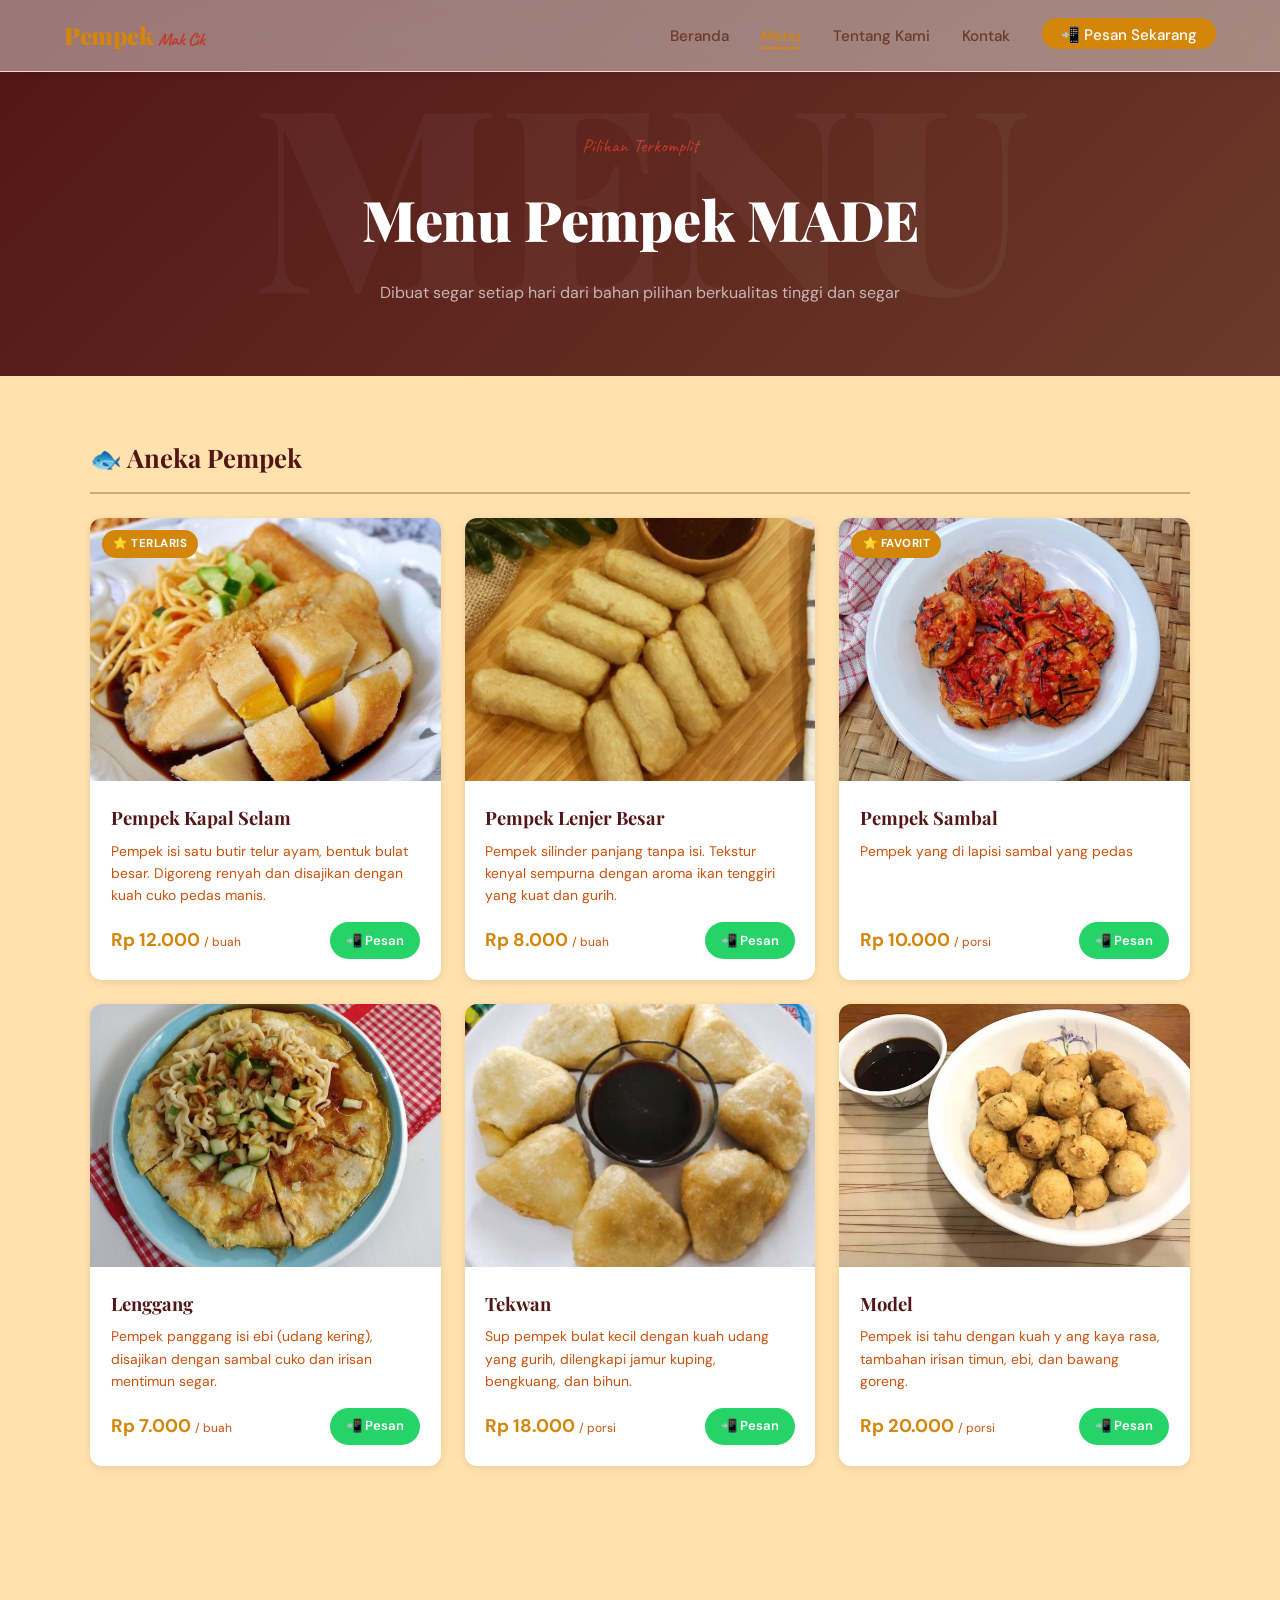
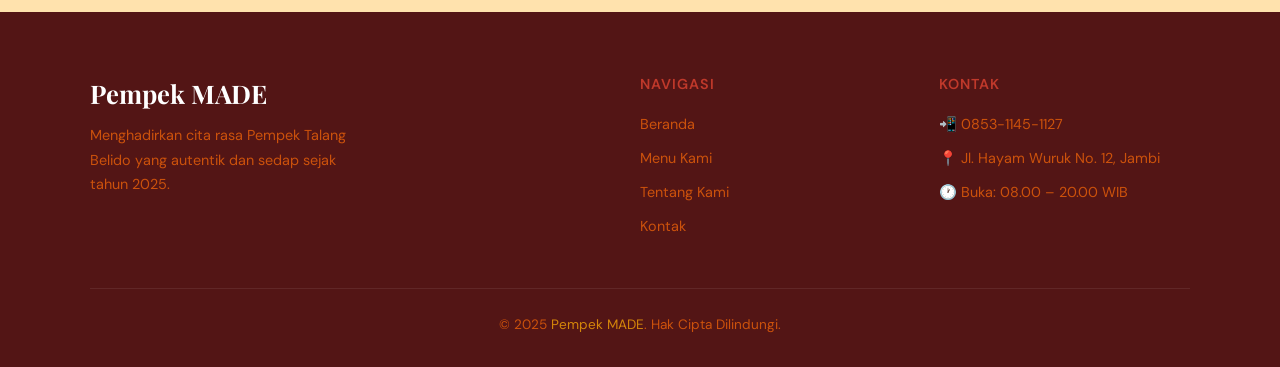
<file: menu.html>
<!DOCTYPE html>
<html lang="id">
<head>
  <meta charset="UTF-8" />
  <meta name="viewport" content="width=device-width, initial-scale=1.0" />
  <title>Menu — Pempek Mak Cik</title>
  <link rel="stylesheet" href="style.css" />

  <!-- =====================================================
       CSS Khusus Halaman Menu
       Layout: Filter kategori + Grid kartu menu
       ===================================================== -->
  <style>
    /* --- Page Header Banner --- */
    .page-header {
      padding: 130px 0 70px;
      background: linear-gradient(135deg, var(--clr-dark) 0%, var(--clr-brown) 100%);
      text-align: center;
      color: var(--clr-white);
      position: relative;
      overflow: hidden;
    }
    /* Dekorasi teks besar di latar */
    .page-header::before {
      content: 'MENU';
      position: absolute;
      font-family: var(--ff-heading);
      font-size: 20vw;
      font-weight: 900;
      color: rgba(255,255,255,.04);
      top: 50%; left: 50%;
      transform: translate(-50%, -50%);
      white-space: nowrap;
      pointer-events: none;
    }
    .page-header__label {
      font-family: var(--ff-accent);
      font-size: 1.2rem;
      color: var(--clr-accent);
      display: block;
      margin-bottom: .5rem;
    }
    .page-header h1 {
      font-family: var(--ff-heading);
      font-size: clamp(2rem, 5vw, 3.5rem);
      font-weight: 900;
    }
    .page-header p {
      margin-top: .8rem;
      color: rgba(255,255,255,.65);
      font-size: 1rem;
    }

    /* --- Filter Kategori --- */
    .filter-bar {
      background: var(--clr-white);
      box-shadow: var(--shadow-sm);
      padding: 1.2rem 0;
      position: sticky;
      top: 72px;
      z-index: 100;
    }
    .filter-bar__inner {
      display: flex;
      gap: .8rem;
      flex-wrap: wrap;
      align-items: center;
    }
    .filter-bar__label {
      font-weight: 600;
      font-size: .85rem;
      color: var(--clr-muted);
      margin-right: .4rem;
    }

    /* Tombol filter */
    .filter-btn {
      padding: .45rem 1.1rem;
      border-radius: 50px;
      border: 2px solid var(--clr-cream-dk);
      background: transparent;
      font-family: var(--ff-body);
      font-size: .85rem;
      font-weight: 500;
      color: var(--clr-muted);
      cursor: pointer;
      transition: all var(--transition);
    }
    .filter-btn:hover,
    .filter-btn.active {
      background: var(--clr-primary);
      border-color: var(--clr-primary);
      color: var(--clr-white);
    }

    /* --- Grid Menu Utama --- */
    .menu-section { padding: 60px 0 90px; }

    /* Judul kategori separator */
    .category-title {
      font-family: var(--ff-heading);
      font-size: 1.6rem;
      font-weight: 700;
      color: var(--clr-dark);
      margin-bottom: 1.5rem;
      padding-bottom: .8rem;
      border-bottom: 2px solid var(--clr-cream-dk);
      display: flex;
      align-items: center;
      gap: .6rem;
    }

    .menu-grid {
      display: grid;
      grid-template-columns: repeat(auto-fill, minmax(280px, 1fr));
      gap: 1.5rem;
      margin-bottom: 3.5rem;
    }

    /* --- Kartu Menu Detail --- */
    .card {
      background: var(--clr-white);
      border-radius: var(--radius);
      overflow: hidden;
      box-shadow: var(--shadow-sm);
      transition: transform var(--transition), box-shadow var(--transition);
      display: flex;
      flex-direction: column;
    }
    .card:hover {
      transform: translateY(-8px);
      box-shadow: var(--shadow-md);
    }

    /* Gambar kartu */
    .card__img-wrap { position: relative; }
    .card__img {
      width: 100%;
      aspect-ratio: 4/3;
      object-fit: cover;
      display: block;
    }

    /* Badge "Terlaris" */
    .card__badge {
      position: absolute;
      top: 12px; left: 12px;
      background: var(--clr-primary);
      color: var(--clr-white);
      font-size: .72rem;
      font-weight: 700;
      padding: .25rem .7rem;
      border-radius: 50px;
      text-transform: uppercase;
      letter-spacing: .5px;
    }

    /* Isi teks kartu */
    .card__body {
      padding: 1.3rem;
      flex: 1;
      display: flex;
      flex-direction: column;
    }
    .card__name {
      font-family: var(--ff-heading);
      font-size: 1.15rem;
      font-weight: 700;
      color: var(--clr-dark);
      margin-bottom: .4rem;
    }
    .card__desc {
      font-size: .87rem;
      color: var(--clr-muted);
      line-height: 1.6;
      flex: 1;
      margin-bottom: 1rem;
    }
    .card__footer {
      display: flex;
      align-items: center;
      justify-content: space-between;
      flex-wrap: wrap;
      gap: .5rem;
    }
    .card__price {
      font-size: 1.15rem;
      font-weight: 700;
      color: var(--clr-primary);
    }
    .card__price small {
      font-size: .75rem;
      color: var(--clr-muted);
      font-weight: 400;
    }

    /* Tombol pesan per item */
    .card__order {
      display: inline-flex;
      align-items: center;
      gap: .4rem;
      background: #25D366;
      color: var(--clr-white);
      padding: .45rem 1rem;
      border-radius: 50px;
      font-size: .82rem;
      font-weight: 600;
      transition: background var(--transition), transform var(--transition);
      white-space: nowrap;
    }
    .card__order:hover {
      background: #1ebe5d;
      transform: scale(1.04);
    }

    /* --- Paket / Bundling --- */
    .paket-grid {
      display: grid;
      grid-template-columns: repeat(3, 1fr);
      gap: 1.5rem;
      margin-bottom: 3.5rem;
    }
    .paket-card {
      border-radius: var(--radius);
      padding: 2rem;
      border: 2px solid var(--clr-cream-dk);
      background: var(--clr-white);
      text-align: center;
      transition: border-color var(--transition), box-shadow var(--transition), transform var(--transition);
      position: relative;
    }
    .paket-card:hover {
      border-color: var(--clr-primary);
      box-shadow: var(--shadow-md);
      transform: translateY(-6px);
    }
    .paket-card.popular {
      border-color: var(--clr-primary);
      background: linear-gradient(145deg, #fff5f3, var(--clr-white));
    }
    .paket-badge {
      position: absolute;
      top: -14px;
      left: 50%;
      transform: translateX(-50%);
      background: var(--clr-primary);
      color: var(--clr-white);
      font-size: .75rem;
      font-weight: 700;
      padding: .25rem 1rem;
      border-radius: 50px;
      white-space: nowrap;
    }
    .paket-card h3 {
      font-family: var(--ff-heading);
      font-size: 1.3rem;
      font-weight: 700;
      color: var(--clr-dark);
      margin-bottom: .5rem;
    }
    .paket-price {
      font-size: 1.8rem;
      font-weight: 900;
      color: var(--clr-primary);
      font-family: var(--ff-heading);
    }
    .paket-price small { font-size: .9rem; color: var(--clr-muted); font-weight: 400; }
    .paket-items {
      list-style: none;
      margin: 1.2rem 0;
      text-align: left;
    }
    .paket-items li {
      font-size: .88rem;
      color: var(--clr-muted);
      padding: .35rem 0;
      border-bottom: 1px dashed var(--clr-cream-dk);
    }
    .paket-items li::before { content: '✓ '; color: var(--clr-primary); font-weight: 700; }

    /* --- Responsive --- */
    @media (max-width: 768px) {
      .paket-grid { grid-template-columns: 1fr; }
      .filter-bar__inner { justify-content: center; }
    }
  </style>
</head>
<body>

  <!-- =====================================================
       NAVBAR
       ===================================================== -->
  <nav class="navbar">
    <a href="index.html" class="navbar__logo">
      Pempek <span>Mak Cik</span>
    </a>
    <button class="navbar__toggle" id="navToggle" aria-label="Buka menu">
      <span></span><span></span><span></span>
    </button>
    <ul class="navbar__links" id="navLinks">
      <li><a href="index.html">Beranda</a></li>
      <li><a href="menu.html" class="active">Menu</a></li>
      <li><a href="about.html">Tentang Kami</a></li>
      <li><a href="contact.html">Kontak</a></li>
      <li>
        <a href="https://wa.me/6285311451127?text=Halo%20Mak%20Cik,%20saya%20mau%20pesan%20pempek!"
           target="_blank" class="navbar__cta">📲 Pesan Sekarang</a>
      </li>
    </ul>
  </nav>


  <!-- =====================================================
       PAGE HEADER — banner atas halaman menu
       ===================================================== -->
  <header class="page-header">
    <span class="page-header__label">Pilihan Terkomplit</span>
    <h1>Menu Pempek MADE</h1>
    <p>Dibuat segar setiap hari dari bahan pilihan berkualitas tinggi dan segar</p>
  </header>


  <!-- =====================================================
       DAFTAR MENU — isi utama halaman
       ===================================================== -->
  <main class="menu-section">
    <div class="container">

      <!-- ── Kategori: Pempek ───────────────────────────── -->
      <h2 class="category-title" data-cat-title="pempek">🐟 Aneka Pempek</h2>
      <div class="menu-grid" data-category="pempek">

        <!-- Item 1 -->
        <div class="card">
          <div class="card__img-wrap">
            <img class="card__img"
                 src="gambar.jpg/pempek-selam.jpg"
                 alt="Pempek Kapal Selam" />
            <span class="card__badge">⭐ Terlaris</span>
          </div>
          <div class="card__body">
            <h3 class="card__name">Pempek Kapal Selam</h3>
            <p class="card__desc">Pempek isi satu butir telur ayam, bentuk bulat besar. Digoreng renyah dan disajikan dengan kuah cuko pedas manis.</p>
            <div class="card__footer">
              <div>
                <div class="card__price">Rp 12.000 <small>/ buah</small></div>
              </div>
              <a class="card__order"
                 href="https://wa.me/6285311451127?text=Halo%20Mak%20Cik,%20saya%20mau%20pesan%20Pempek%20Kapal%20Selam!"
                 target="_blank">📲 Pesan</a>
            </div>
          </div>
        </div>

        <!-- Item 2 -->
        <div class="card">
          <div class="card__img-wrap">
            <img class="card__img"
                 src="gambar.jpg/pempek lenjer.jpg"
                 alt="Pempek Lenjer" />
          </div>
          <div class="card__body">
            <h3 class="card__name">Pempek Lenjer Besar</h3>
            <p class="card__desc">Pempek silinder panjang tanpa isi. Tekstur kenyal sempurna dengan aroma ikan tenggiri yang kuat dan gurih.</p>
            <div class="card__footer">
              <div class="card__price">Rp 8.000 <small>/ buah</small></div>
              <a class="card__order"
                 href="https://wa.me/6285311451127?text=Halo%20Mak%20Cik,%20saya%20mau%20pesan%20Pempek%20Lenjer!"
                 target="_blank">📲 Pesan</a>
            </div>
          </div>
        </div>

        <!-- Item 3 -->
        <div class="card">
          <div class="card__img-wrap">
            <img class="card__img"
                 src="gambar.jpg/Pmpk_Smbl.jpg  "
                 alt="Samba" />
            <span class="card__badge">⭐ Favorit</span>
          </div>
          <div class="card__body">
            <h3 class="card__name">Pempek Sambal</h3>
            <p class="card__desc">Pempek yang di lapisi sambal yang pedas</p>
            <div class="card__footer">
              <div class="card__price">Rp 10.000 <small>/ porsi </small></div>
              <a class="card__order"
                 href="https://wa.me/6285311451127?text=Halo%20Mak%20Cik,%20saya%20mau%20pesan%20Pempek%20Adaan!"
                 target="_blank">📲 Pesan</a>
            </div>
          </div>
        </div>

        <!-- Item 4 -->
        <div class="card">
          <div class="card__img-wrap">
            <img class="card__img"
                 src="gambar.jpg/lenggang.jpg"
                 alt="Lenggang" />
          </div>
          <div class="card__body">
            <h3 class="card__name">Lenggang </h3>
            <p class="card__desc">Pempek panggang isi ebi (udang kering), disajikan dengan sambal cuko dan irisan mentimun segar.</p>
            <div class="card__footer">
              <div class="card__price">Rp 7.000 <small>/ buah</small></div>
              <a class="card__order"
                 href="https://wa.me/6285311451127?text=Halo%20Mak%20Cik,%20saya%20mau%20pesan%20Pempek%20Tunu!"
                 target="_blank">📲 Pesan</a>
            </div>
          </div>
        </div>

        <!-- Item 5 -->
        <div class="card">
          <div class="card__img-wrap">
            <img class="card__img"
                 src="gambar.jpg/pempek telur.jpg"
                 alt="Tekwan" />
          </div>
          <div class="card__body">
            <h3 class="card__name">Tekwan</h3>
            <p class="card__desc">Sup pempek bulat kecil dengan kuah udang yang gurih, dilengkapi jamur kuping, bengkuang, dan bihun.</p>
            <div class="card__footer">
              <div class="card__price">Rp 18.000 <small>/ porsi</small></div>
              <a class="card__order"
                 href="https://wa.me/6285311451127?text=Halo%20Mak%20Cik,%20saya%20mau%20pesan%20Tekwan!"
                 target="_blank">📲 Pesan</a>
            </div>
          </div>
        </div>

        <!-- Item 6 -->
        <div class="card">
          <div class="card__img-wrap">
            <img class="card__img"
                 src="gambar.jpg/adaan.jpg"
                 alt="Model" />
          </div>
          <div class="card__body">
            <h3 class="card__name">Model</h3>
            <p class="card__desc">Pempek isi tahu dengan kuah y ang kaya rasa, tambahan irisan timun, ebi, dan bawang goreng.</p>
            <div class="card__footer">
              <div class="card__price">Rp 20.000 <small>/ porsi</small></div>
              <a class="card__order"
                 href="https://wa.me/6285311451127?text=Halo%20Mak%20Cik,%20saya%20mau%20pesan%20Model!"
                 target="_blank">📲 Pesan</a>
            </div>
          </div>
        </div>






    

    </div><!-- /container -->
  </main><!-- /menu-section -->


  <!-- =====================================================
       FOOTER
       ===================================================== -->
  <footer class="footer">
    <div class="container">
      <div class="footer__grid">
        <div class="footer__brand">
          <h3>Pempek MADE</h3>
          <p>Menghadirkan cita rasa Pempek Talang Belido yang autentik dan sedap sejak tahun 2025.</p>
        </div>
        <div class="footer__col">
          <h4>Navigasi</h4>
          <a href="index.html">Beranda</a>
          <a href="menu.html">Menu Kami</a>
          <a href="about.html">Tentang Kami</a>
          <a href="contact.html">Kontak</a>
        </div>
        <div class="footer__col">
          <h4>Kontak</h4>
          <a href="https://wa.me/6285311451127" target="_blank">📲 0853-1145-1127</a>
          <a href="#">📍 Jl. Hayam Wuruk No. 12, Jambi</a>
          <a href="#">🕐 Buka: 08.00 – 20.00 WIB</a>
        </div>
      </div>
      <div class="footer__bottom">
        <p>© 2025 <span>Pempek MADE</span>. Hak Cipta Dilindungi.</p>
      </div>
    </div>
  </footer>


  <!-- =====================================================
       SCRIPT — navbar mobile & filter kategori menu
       ===================================================== -->
  <script>
    // Toggle navbar mobile
    const toggle = document.getElementById('navToggle');
    const links  = document.getElementById('navLinks');
    toggle.addEventListener('click', () => links.classList.toggle('open'));

    // Filter kategori menu
    const filterBtns = document.querySelectorAll('.filter-btn');
    filterBtns.forEach(btn => {
      btn.addEventListener('click', () => {
        // Aktifkan tombol yang diklik
        filterBtns.forEach(b => b.classList.remove('active'));
        btn.classList.add('active');

        const cat = btn.dataset.cat;

        // Tampilkan/sembunyikan grid berdasarkan kategori
        document.querySelectorAll('.menu-grid, .paket-grid').forEach(grid => {
          const gridCat = grid.dataset.category;
          const isMatch = cat === 'all' || gridCat === cat;
          grid.style.display = isMatch ? 'grid' : 'none';
        });

        // Tampilkan/sembunyikan judul kategori
        document.querySelectorAll('.category-title').forEach(title => {
          const titleCat = title.dataset.catTitle;
          const isMatch = cat === 'all' || titleCat === cat;
          title.style.display = isMatch ? 'flex' : 'none';
        });
      });
    });
  </script>

</body>
</html>
</file>
<file: style.css>
/* ============================================================
   style.css — Pempek Mak Cik | Global Stylesheet
   Tema: Warm Earthy-Luxe (Merah Bata, Coklat, Krem)
   ============================================================ */

/* --- Google Fonts Import --- */
@import url('https://fonts.googleapis.com/css2?family=Playfair+Display:ital,wght@0,400;0,700;0,900;1,400&family=DM+Sans:wght@300;400;500;600&family=Caveat:wght@600&display=swap');

/* --- CSS Variables / Design Tokens --- */
:root {
  --clr-primary:    #D4860A;   /* merah bata */
  --clr-primary-dk: #ba3225;   /* merah tua */
  --clr-accent:     #C0392B;   /* kuning tembaga */
  --clr-brown:      #6B3A2A;   /* coklat */
  --clr-cream:      #ffe2ad;   /* krem terang */
  --clr-cream-dk:   #cdaa70;   /* krem gelap */
  --clr-dark:        #531515;   /* hitam coklat */
  --clr-text:       #3D1F17;   /* teks gelap */
  --clr-muted:      #cc520c;   /* teks muted */
  --clr-white:      #ffffff;

  --ff-heading: 'Playfair Display', serif;
  --ff-body:    'DM Sans', sans-serif;
  --ff-accent:  'Caveat', cursive;

  --shadow-sm: 0 2px 8px rgba(28,15,10,.10);
  --shadow-md: 0 6px 24px rgba(28,15,10,.15);
  --shadow-lg: 0 16px 48px rgba(28,15,10,.20);
  --radius:    12px;
  --transition: .3s cubic-bezier(.4,0,.2,1);
}

/* --- Reset & Base --- */
*, *::before, *::after { box-sizing: border-box; margin: 0; padding: 0; }

html { scroll-behavior: smooth; font-size: 16px; }

body {
  font-family: var(--ff-body);
  color: var(--clr-text);
  background: var(--clr-cream);
  line-height: 1.7;
  -webkit-font-smoothing: antialiased;
}

img { max-width: 100%; display: block; }
a  { text-decoration: none; color: inherit; }
ul { list-style: none; }

/* ============================================================
   NAVBAR
   ============================================================ */
.navbar {
  position: fixed;
  top: 0; left: 0; right: 0;
  z-index: 1000;
  display: flex;
  align-items: center;
  justify-content: space-between;
  padding: 0 5%;
  height: 72px; 
  background: rgba(255, 255, 255, 0.421);
  backdrop-filter: blur(12px);
  border-bottom: 1px solid rgb(255, 208, 208);
  box-shadow: var(--shadow-sm);
  transition: var(--transition);
}

/* Logo teks */
.navbar__logo {
  font-family: var(--ff-heading);
  font-size: 1.5rem;
  font-weight: 900;
  color: var(--clr-primary);
  letter-spacing: -.5px;
}
.navbar__logo span {
  font-family: var(--ff-accent);
  color: var(--clr-accent);
  font-size: 1.1rem;
}

/* Tautan navigasi */
.navbar__links {
  display: flex;
  gap: 2rem;
  align-items: center;
}

.navbar__links a {
  font-weight: 500;
  font-size: .95rem;
  color: var(--clr-brown);
  position: relative;
  padding-bottom: 3px;
  transition: color var(--transition);
}

/* Garis bawah animasi saat hover */
.navbar__links a::after {
  content: '';
  position: absolute;
  left: 0; bottom: 0;
  width: 0; height: 2px;
  background: var(--clr-primary);
  transition: width var(--transition);
}
.navbar__links a:hover,
.navbar__links a.active { color: var(--clr-primary); }
.navbar__links a:hover::after,
.navbar__links a.active::after { width: 100%; }

/* Tombol CTA di navbar */
.navbar__cta {
  background: var(--clr-primary);
  color: var(--clr-white) !important;
  padding: .45rem 1.2rem;
  border-radius: 50px;
  font-weight: 600;
  transition: background var(--transition), transform var(--transition), box-shadow var(--transition) !important;
}
.navbar__cta::after { display: none !important; }
.navbar__cta:hover {
  background: var(--clr-primary-dk) !important;
  transform: translateY(-2px);
  box-shadow: 0 6px 20px rgba(192,57,43,.35) !important;
}

/* Hamburger (mobile) */
.navbar__toggle {
  display: none;
  flex-direction: column;
  gap: 5px;
  cursor: pointer;
  background: none;
  border: none;
  padding: 4px;
}
.navbar__toggle span {
  display: block;
  width: 24px; height: 2.5px;
  background: var(--clr-brown);
  border-radius: 4px;
  transition: var(--transition);
}

/* ============================================================
   UTILITIES
   ============================================================ */
.container {
  width: 90%;
  max-width: 1100px;
  margin: 0 auto;
}

.section { padding: 90px 0; }

.section-label {
  font-family: var(--ff-accent);
  font-size: 1.1rem;
  color: var(--clr-accent);
  display: block;
  margin-bottom: .4rem;
}

.section-title {
  font-family: var(--ff-heading);
  font-size: clamp(2rem, 4vw, 2.8rem);
  font-weight: 900;
  line-height: 1.2;
  color: var(--clr-dark);
}

.section-title span { color: var(--clr-primary); }

/* --- Tombol Utama --- */
.btn {
  display: inline-flex;
  align-items: center;
  gap: .5rem;
  padding: .75rem 1.8rem;
  border-radius: 50px;
  font-family: var(--ff-body);
  font-weight: 600;
  font-size: .95rem;
  cursor: pointer;
  border: none;
  transition: transform var(--transition), box-shadow var(--transition), background var(--transition);
}

.btn-primary {
  background: var(--clr-primary);
  color: var(--clr-white);
  box-shadow: 0 4px 16px rgba(192,57,43,.3);
}
.btn-primary:hover {
  background: var(--clr-primary-dk);
  transform: translateY(-3px);
  box-shadow: 0 8px 28px rgba(192,57,43,.4);
}

.btn-outline {
  background: transparent;
  color: var(--clr-primary);
  border: 2px solid var(--clr-primary);
}
.btn-outline:hover {
  background: var(--clr-primary);
  color: var(--clr-white);
  transform: translateY(-3px);
  box-shadow: 0 6px 20px rgba(192,57,43,.3);
}

.btn-wa {
  background: #25D366;
  color: var(--clr-white);
  box-shadow: 0 4px 16px rgba(37,211,102,.3);
}
.btn-wa:hover {
  background: #1ebe5d;
  transform: translateY(-3px);
  box-shadow: 0 8px 28px rgba(37,211,102,.4);
}

/* ============================================================
   FOOTER (Dipakai di semua halaman)
   ============================================================ */
.footer {
  background: var(--clr-dark);
  color: var(--clr-cream-dk);
  padding: 60px 0 30px;
}

.footer__grid {
  display: grid;
  grid-template-columns: 2fr 1fr 1fr;
  gap: 3rem;
  padding-bottom: 40px;
  border-bottom: 1px solid rgba(255,255,255,.08);
}

.footer__brand h3 {
  font-family: var(--ff-heading);
  font-size: 1.6rem;
  color: var(--clr-white);
  margin-bottom: .5rem;
}
.footer__brand p {
  font-size: .9rem;
  line-height: 1.7;
  color: var(--clr-muted);
  max-width: 260px;
}

.footer__col h4 {
  font-weight: 600;
  color: var(--clr-accent);
  margin-bottom: 1rem;
  font-size: .9rem;
  text-transform: uppercase;
  letter-spacing: 1px;
}
.footer__col a {
  display: block;
  font-size: .9rem;
  color: var(--clr-muted);
  margin-bottom: .6rem;
  transition: color var(--transition);
}
.footer__col a:hover { color: var(--clr-white); }

.footer__bottom {
  text-align: center;
  padding-top: 24px;
  font-size: .85rem;
  color: var(--clr-muted);
}
.footer__bottom span { color: var(--clr-primary); }

/* ============================================================
   RESPONSIVE — Mobile
   ============================================================ */
@media (max-width: 768px) {
  /* Navbar mobile */
  .navbar__toggle { display: flex; }

  .navbar__links {
    display: none;
    position: fixed;
    top: 72px; left: 0; right: 0;
    background: var(--clr-cream);
    flex-direction: column;
    gap: 0;
    border-bottom: 2px solid var(--clr-primary);
    box-shadow: var(--shadow-md);
  }
  .navbar__links.open { display: flex; }
  .navbar__links a {
    padding: 1rem 5%;
    border-bottom: 1px solid var(--clr-cream-dk);
    width: 100%;
  }
  .navbar__cta { border-radius: 0; }

  /* Footer mobile */
  .footer__grid { grid-template-columns: 1fr; gap: 2rem; }
}
</file>
